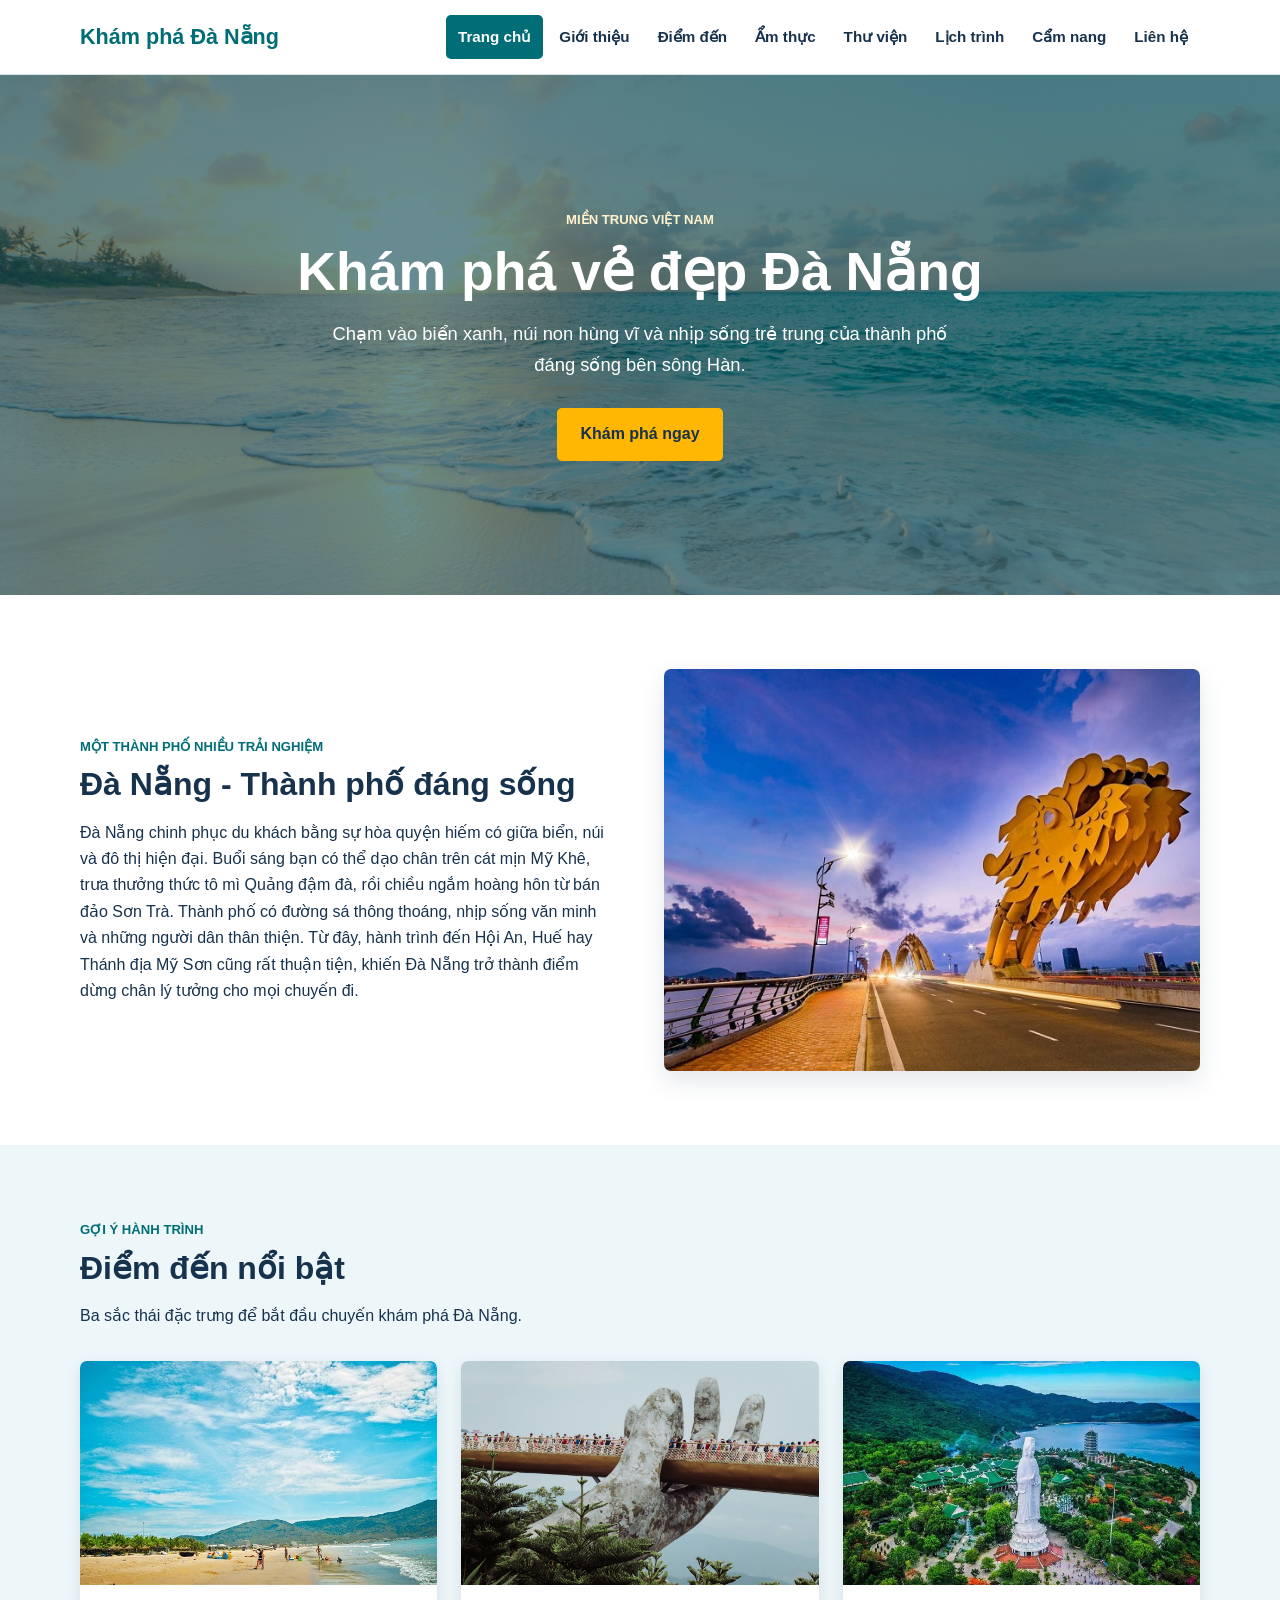
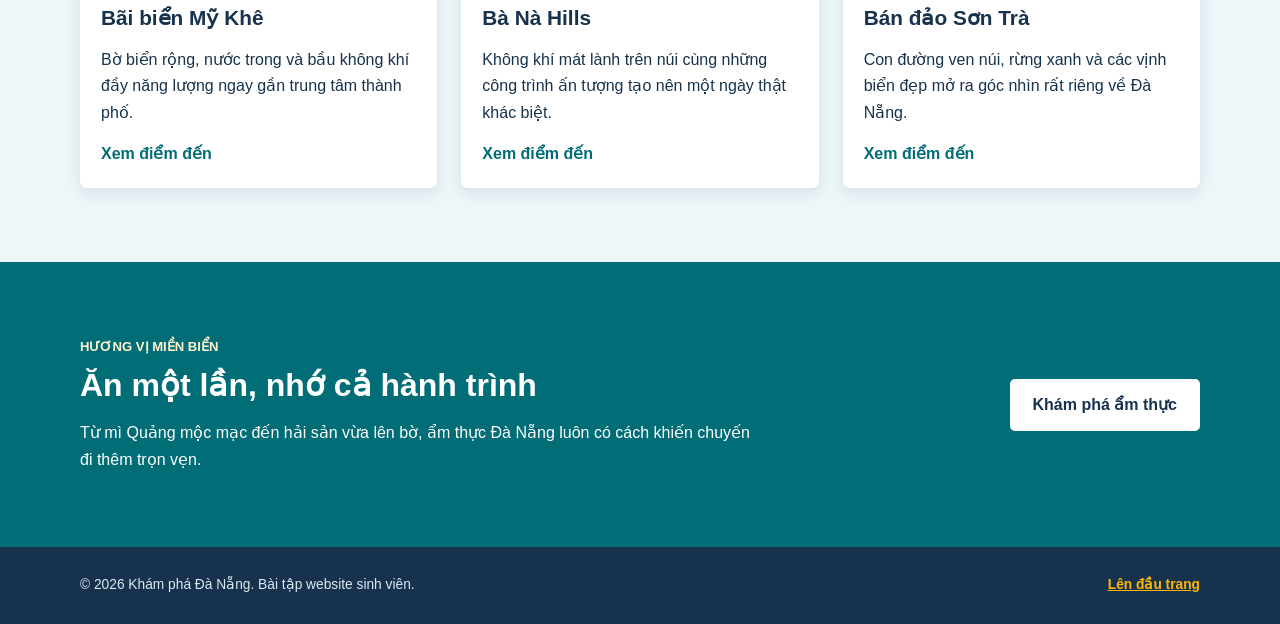
<file: index.html>
<!DOCTYPE html>
<html lang="vi">
<head>
    <meta charset="UTF-8">
    <meta name="viewport" content="width=device-width, initial-scale=1.0">
    <meta name="description" content="Cẩm nang khám phá các điểm đến và ẩm thực Đà Nẵng.">
    <title>Khám phá Đà Nẵng | Trang chủ</title>
    <link rel="stylesheet" href="css/style.css">
</head>
<body id="top">
    <!-- Phần đầu trang và menu dùng chung -->
    <header class="site-header">
        <div class="container header-inner">
            <a class="logo" href="index.html" aria-label="Về trang chủ Khám phá Đà Nẵng">Khám phá Đà Nẵng</a>
            <nav aria-label="Điều hướng chính">
                <ul class="main-nav">
                    <li><a class="active" href="index.html" aria-current="page">Trang chủ</a></li>
                    <li><a href="about.html">Giới thiệu</a></li>
                    <li><a href="destinations.html">Điểm đến</a></li>
                    <li><a href="food.html">Ẩm thực</a></li>
                    <li><a href="gallery.html">Thư viện</a></li>
                    <li><a href="itinerary.html">Lịch trình</a></li>
                    <li><a href="tips.html">Cẩm nang</a></li>
                    <li><a href="contact.html">Liên hệ</a></li>
                </ul>
            </nav>
        </div>
    </header>

    <main>
        <!-- Banner mở đầu -->
        <section class="hero">
            <div class="container hero-content">
                <p class="eyebrow">Miền Trung Việt Nam</p>
                <h1>Khám phá vẻ đẹp Đà Nẵng</h1>
                <p>Chạm vào biển xanh, núi non hùng vĩ và nhịp sống trẻ trung của thành phố đáng sống bên sông Hàn.</p>
                <a class="button" href="destinations.html">Khám phá ngay</a>
            </div>
        </section>

        <section class="section">
            <div class="container intro-grid">
                <div>
                    <p class="eyebrow">Một thành phố nhiều trải nghiệm</p>
                    <h2>Đà Nẵng - Thành phố đáng sống</h2>
                    <p>Đà Nẵng chinh phục du khách bằng sự hòa quyện hiếm có giữa biển, núi và đô thị hiện đại. Buổi sáng bạn có thể dạo chân trên cát mịn Mỹ Khê, trưa thưởng thức tô mì Quảng đậm đà, rồi chiều ngắm hoàng hôn từ bán đảo Sơn Trà. Thành phố có đường sá thông thoáng, nhịp sống văn minh và những người dân thân thiện. Từ đây, hành trình đến Hội An, Huế hay Thánh địa Mỹ Sơn cũng rất thuận tiện, khiến Đà Nẵng trở thành điểm dừng chân lý tưởng cho mọi chuyến đi.</p>
                </div>
                <img src="images/danang-city.jpg" alt="Toàn cảnh thành phố Đà Nẵng bên sông Hàn" loading="lazy">
            </div>
        </section>

        <section class="section section-tint">
            <div class="container">
                <div class="section-heading">
                    <p class="eyebrow">Gợi ý hành trình</p>
                    <h2>Điểm đến nổi bật</h2>
                    <p>Ba sắc thái đặc trưng để bắt đầu chuyến khám phá Đà Nẵng.</p>
                </div>
                <div class="card-grid">
                    <article class="card">
                        <img src="images/my-khe.jpg" alt="Bãi biển Mỹ Khê với cát vàng và nước biển xanh">
                        <div class="card-body">
                            <h3>Bãi biển Mỹ Khê</h3>
                            <p>Bờ biển rộng, nước trong và bầu không khí đầy năng lượng ngay gần trung tâm thành phố.</p>
                            <a class="text-link" href="destinations.html">Xem điểm đến</a>
                        </div>
                    </article>
                    <article class="card">
                        <img src="images/ba-na-hills.jpg" alt="Cầu Vàng tại khu du lịch Bà Nà Hills">
                        <div class="card-body">
                            <h3>Bà Nà Hills</h3>
                            <p>Không khí mát lành trên núi cùng những công trình ấn tượng tạo nên một ngày thật khác biệt.</p>
                            <a class="text-link" href="destinations.html">Xem điểm đến</a>
                        </div>
                    </article>
                    <article class="card">
                        <img src="images/son-tra.jpg" alt="Cảnh biển nhìn từ bán đảo Sơn Trà Đà Nẵng">
                        <div class="card-body">
                            <h3>Bán đảo Sơn Trà</h3>
                            <p>Con đường ven núi, rừng xanh và các vịnh biển đẹp mở ra góc nhìn rất riêng về Đà Nẵng.</p>
                            <a class="text-link" href="destinations.html">Xem điểm đến</a>
                        </div>
                    </article>
                </div>
            </div>
        </section>

        <section class="section food-invite">
            <div class="container invite-inner">
                <div>
                    <p class="eyebrow">Hương vị miền biển</p>
                    <h2>Ăn một lần, nhớ cả hành trình</h2>
                    <p>Từ mì Quảng mộc mạc đến hải sản vừa lên bờ, ẩm thực Đà Nẵng luôn có cách khiến chuyến đi thêm trọn vẹn.</p>
                </div>
                <a class="button button-light" href="food.html">Khám phá ẩm thực</a>
            </div>
        </section>
    </main>

    <footer class="site-footer">
        <div class="container footer-inner">
            <p>&copy; 2026 Khám phá Đà Nẵng. Bài tập website sinh viên.</p>
            <a href="#top">Lên đầu trang</a>
        </div>
    </footer>
</body>
</html>
</file>
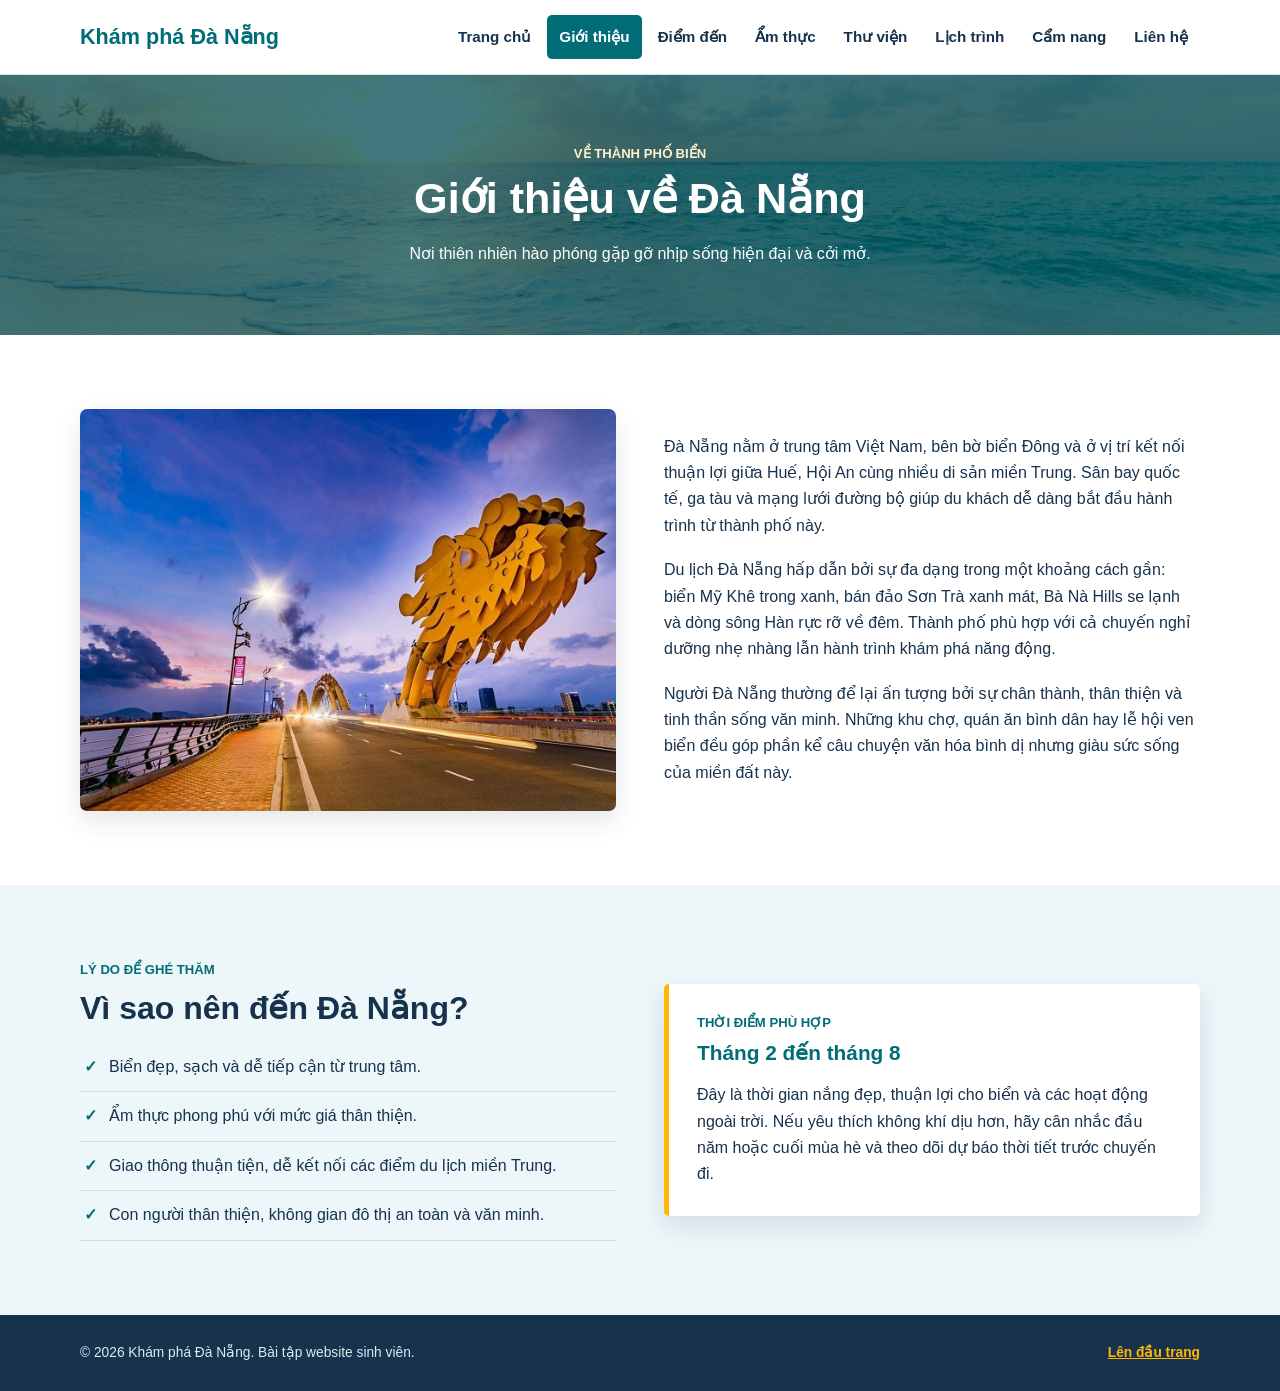
<file: about.html>
<!DOCTYPE html>
<html lang="vi">
<head>
    <meta charset="UTF-8">
    <meta name="viewport" content="width=device-width, initial-scale=1.0">
    <meta name="description" content="Giới thiệu về vị trí, văn hóa và du lịch Đà Nẵng.">
    <title>Giới thiệu về Đà Nẵng</title>
    <link rel="stylesheet" href="css/style.css">
</head>
<body id="top">
    <header class="site-header">
        <div class="container header-inner">
            <a class="logo" href="index.html" aria-label="Về trang chủ Khám phá Đà Nẵng">Khám phá Đà Nẵng</a>
            <nav aria-label="Điều hướng chính"><ul class="main-nav">
                <li><a href="index.html">Trang chủ</a></li><li><a class="active" href="about.html" aria-current="page">Giới thiệu</a></li><li><a href="destinations.html">Điểm đến</a></li><li><a href="food.html">Ẩm thực</a></li><li><a href="gallery.html">Thư viện</a></li><li><a href="itinerary.html">Lịch trình</a></li><li><a href="tips.html">Cẩm nang</a></li><li><a href="contact.html">Liên hệ</a>
                </li>
            </ul></nav>
        </div>
    </header>
    <main>
        <section class="page-title"><div class="container"><p class="eyebrow">Về thành phố biển</p><h1>Giới thiệu về Đà Nẵng</h1><p>Nơi thiên nhiên hào phóng gặp gỡ nhịp sống hiện đại và cởi mở.</p></div></section>
        <section class="section"><div class="container article-layout">
            <img class="feature-image" src="images/danang-city.jpg" alt="Toàn cảnh thành phố Đà Nẵng bên sông Hàn">
            <div class="article-content">
                <p>Đà Nẵng nằm ở trung tâm Việt Nam, bên bờ biển Đông và ở vị trí kết nối thuận lợi giữa Huế, Hội An cùng nhiều di sản miền Trung. Sân bay quốc tế, ga tàu và mạng lưới đường bộ giúp du khách dễ dàng bắt đầu hành trình từ thành phố này.</p>
                <p>Du lịch Đà Nẵng hấp dẫn bởi sự đa dạng trong một khoảng cách gần: biển Mỹ Khê trong xanh, bán đảo Sơn Trà xanh mát, Bà Nà Hills se lạnh và dòng sông Hàn rực rỡ về đêm. Thành phố phù hợp với cả chuyến nghỉ dưỡng nhẹ nhàng lẫn hành trình khám phá năng động.</p>
                <p>Người Đà Nẵng thường để lại ấn tượng bởi sự chân thành, thân thiện và tinh thần sống văn minh. Những khu chợ, quán ăn bình dân hay lễ hội ven biển đều góp phần kể câu chuyện văn hóa bình dị nhưng giàu sức sống của miền đất này.</p>
            </div>
        </div></section>
        <section class="section section-tint"><div class="container two-column">
            <div><p class="eyebrow">Lý do để ghé thăm</p><h2>Vì sao nên đến Đà Nẵng?</h2><ul class="check-list"><li>Biển đẹp, sạch và dễ tiếp cận từ trung tâm.</li><li>Ẩm thực phong phú với mức giá thân thiện.</li><li>Giao thông thuận tiện, dễ kết nối các điểm du lịch miền Trung.</li><li>Con người thân thiện, không gian đô thị an toàn và văn minh.</li></ul></div>
            <aside class="highlight-box"><p class="eyebrow">Thời điểm phù hợp</p><h3>Tháng 2 đến tháng 8</h3><p>Đây là thời gian nắng đẹp, thuận lợi cho biển và các hoạt động ngoài trời. Nếu yêu thích không khí dịu hơn, hãy cân nhắc đầu năm hoặc cuối mùa hè và theo dõi dự báo thời tiết trước chuyến đi.</p></aside>
        </div></section>
    </main>
    <footer class="site-footer"><div class="container footer-inner"><p>&copy; 2026 Khám phá Đà Nẵng. Bài tập website sinh viên.</p><a href="#top">Lên đầu trang</a></div></footer>
</body>
</html>
</file>
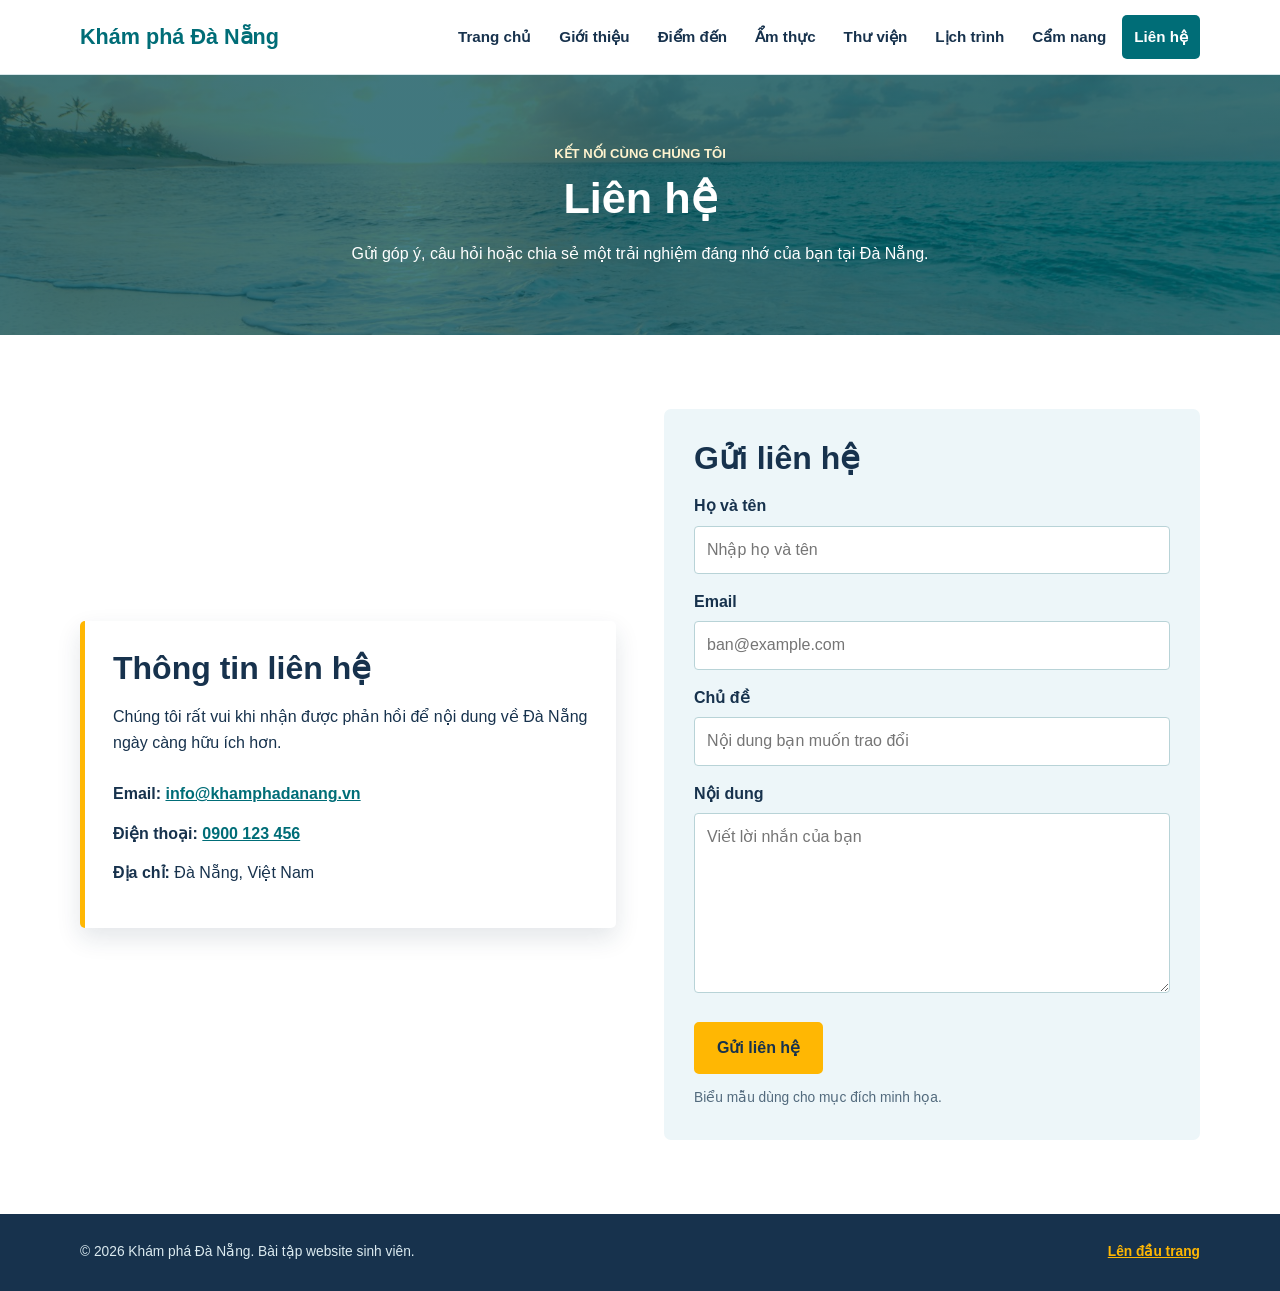
<file: contact.html>
<!DOCTYPE html>
<html lang="vi">
<head><meta charset="UTF-8"><meta name="viewport" content="width=device-width, initial-scale=1.0"><meta name="description" content="Thông tin liên hệ của website Khám phá Đà Nẵng."><title>Liên hệ | Khám phá Đà Nẵng</title><link rel="stylesheet" href="css/style.css"></head>
<body id="top">
    <header class="site-header"><div class="container header-inner"><a class="logo" href="index.html" aria-label="Về trang chủ Khám phá Đà Nẵng">Khám phá Đà Nẵng</a><nav aria-label="Điều hướng chính"><ul class="main-nav"><li><a href="index.html">Trang chủ</a></li><li><a href="about.html">Giới thiệu</a></li><li><a href="destinations.html">Điểm đến</a></li><li><a href="food.html">Ẩm thực</a></li><li><a href="gallery.html">Thư viện</a></li><li><a href="itinerary.html">Lịch trình</a></li><li><a href="tips.html">Cẩm nang</a></li><li><a class="active" href="contact.html" aria-current="page">Liên hệ</a></li></ul></nav></div></header>
    <main>
        <section class="page-title"><div class="container"><p class="eyebrow">Kết nối cùng chúng tôi</p><h1>Liên hệ</h1><p>Gửi góp ý, câu hỏi hoặc chia sẻ một trải nghiệm đáng nhớ của bạn tại Đà Nẵng.</p></div></section>
        <section class="section"><div class="container contact-grid">
            <div class="contact-info"><h2>Thông tin liên hệ</h2><p>Chúng tôi rất vui khi nhận được phản hồi để nội dung về Đà Nẵng ngày càng hữu ích hơn.</p><address><p><strong>Email:</strong> <a href="mailto:info@khamphadanang.vn">info@khamphadanang.vn</a></p><p><strong>Điện thoại:</strong> <a href="tel:0900123456">0900 123 456</a></p><p><strong>Địa chỉ:</strong> Đà Nẵng, Việt Nam</p></address></div>
            <!-- Biểu mẫu minh họa, không gửi dữ liệu đến máy chủ -->
            <form class="contact-form" action="#" method="post"><h2>Gửi liên hệ</h2><label for="name">Họ và tên</label><input id="name" name="name" type="text" placeholder="Nhập họ và tên" required><label for="email">Email</label><input id="email" name="email" type="email" placeholder="ban@example.com" required><label for="subject">Chủ đề</label><input id="subject" name="subject" type="text" placeholder="Nội dung bạn muốn trao đổi" required><label for="message">Nội dung</label><textarea id="message" name="message" rows="6" placeholder="Viết lời nhắn của bạn" required></textarea><button class="button" type="submit">Gửi liên hệ</button><p class="form-note">Biểu mẫu dùng cho mục đích minh họa.</p></form>
        </div></section>
    </main>
    <footer class="site-footer"><div class="container footer-inner"><p>&copy; 2026 Khám phá Đà Nẵng. Bài tập website sinh viên.</p><a href="#top">Lên đầu trang</a></div></footer>
</body>
</html>
</file>
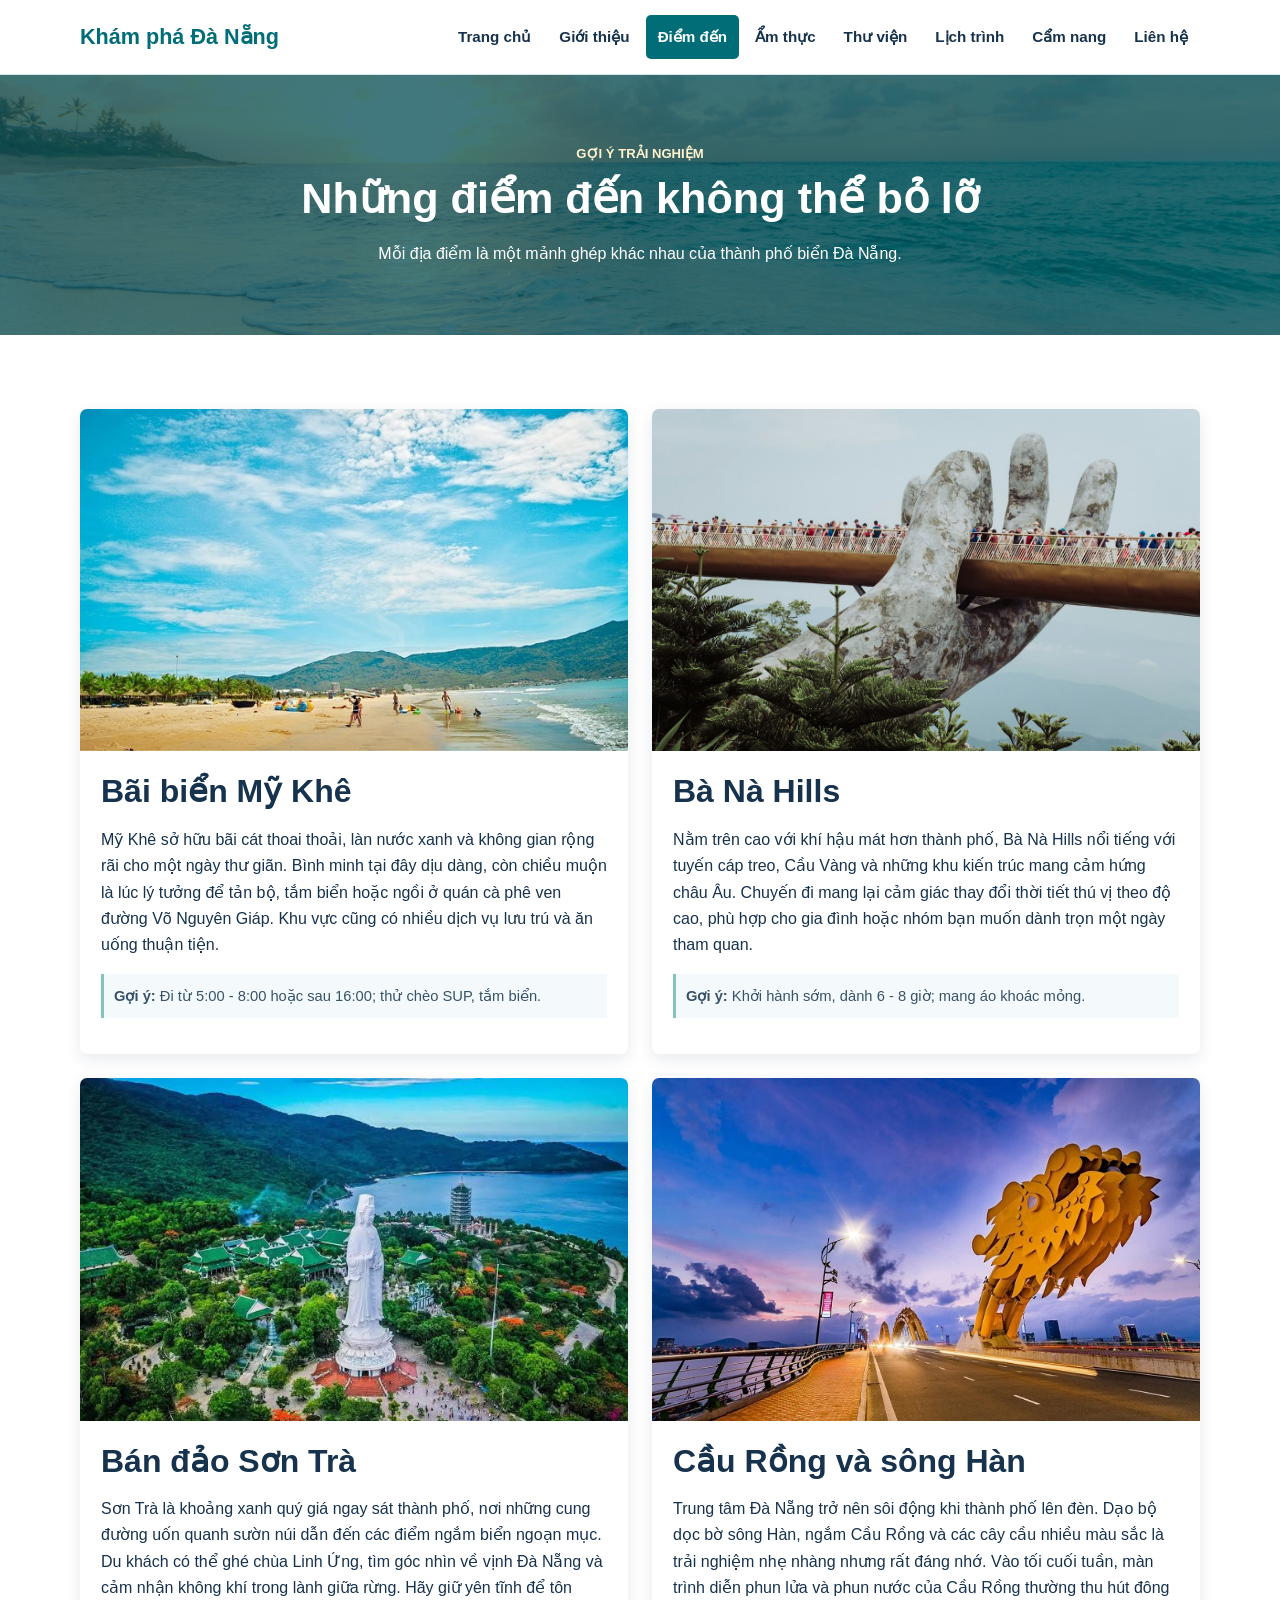
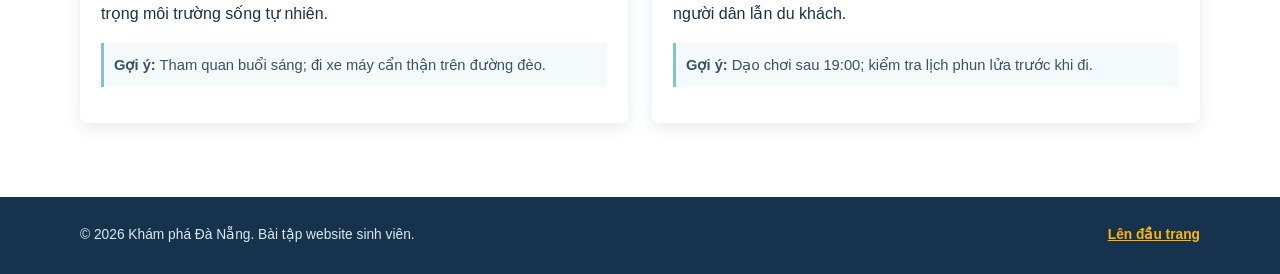
<file: destinations.html>
<!DOCTYPE html>
<html lang="vi">
<head><meta charset="UTF-8"><meta name="viewport" content="width=device-width, initial-scale=1.0"><meta name="description" content="Các điểm đến nổi bật tại Đà Nẵng."><title>Điểm đến Đà Nẵng</title><link rel="stylesheet" href="css/style.css"></head>
<body id="top">
    <header class="site-header"><div class="container header-inner"><a class="logo" href="index.html" aria-label="Về trang chủ Khám phá Đà Nẵng">Khám phá Đà Nẵng</a><nav aria-label="Điều hướng chính"><ul class="main-nav"><li><a href="index.html">Trang chủ</a></li><li><a href="about.html">Giới thiệu</a></li><li><a class="active" href="destinations.html" aria-current="page">Điểm đến</a></li><li><a href="food.html">Ẩm thực</a></li><li><a href="gallery.html">Thư viện</a></li><li><a href="itinerary.html">Lịch trình</a></li><li><a href="tips.html">Cẩm nang</a></li><li><a href="contact.html">Liên hệ</a></li></ul></nav></div></header>
    <main>
        <section class="page-title"><div class="container"><p class="eyebrow">Gợi ý trải nghiệm</p><h1>Những điểm đến không thể bỏ lỡ</h1><p>Mỗi địa điểm là một mảnh ghép khác nhau của thành phố biển Đà Nẵng.</p></div></section>
        <section class="section"><div class="container"><div class="card-grid destination-grid">
            <article class="card destination-card"><img src="images/my-khe.jpg" alt="Bãi biển Mỹ Khê với bờ cát dài"><div class="card-body"><h2>Bãi biển Mỹ Khê</h2><p>Mỹ Khê sở hữu bãi cát thoai thoải, làn nước xanh và không gian rộng rãi cho một ngày thư giãn. Bình minh tại đây dịu dàng, còn chiều muộn là lúc lý tưởng để tản bộ, tắm biển hoặc ngồi ở quán cà phê ven đường Võ Nguyên Giáp. Khu vực cũng có nhiều dịch vụ lưu trú và ăn uống thuận tiện.</p><p class="tip"><strong>Gợi ý:</strong> Đi từ 5:00 - 8:00 hoặc sau 16:00; thử chèo SUP, tắm biển.</p></div></article>
            <article class="card destination-card"><img src="images/ba-na-hills.jpg" alt="Cầu Vàng trên Bà Nà Hills"><div class="card-body"><h2>Bà Nà Hills</h2><p>Nằm trên cao với khí hậu mát hơn thành phố, Bà Nà Hills nổi tiếng với tuyến cáp treo, Cầu Vàng và những khu kiến trúc mang cảm hứng châu Âu. Chuyến đi mang lại cảm giác thay đổi thời tiết thú vị theo độ cao, phù hợp cho gia đình hoặc nhóm bạn muốn dành trọn một ngày tham quan.</p><p class="tip"><strong>Gợi ý:</strong> Khởi hành sớm, dành 6 - 8 giờ; mang áo khoác mỏng.</p></div></article>
            <article class="card destination-card"><img src="images/son-tra.jpg" alt="Đường ven biển và rừng xanh bán đảo Sơn Trà"><div class="card-body"><h2>Bán đảo Sơn Trà</h2><p>Sơn Trà là khoảng xanh quý giá ngay sát thành phố, nơi những cung đường uốn quanh sườn núi dẫn đến các điểm ngắm biển ngoạn mục. Du khách có thể ghé chùa Linh Ứng, tìm góc nhìn về vịnh Đà Nẵng và cảm nhận không khí trong lành giữa rừng. Hãy giữ yên tĩnh để tôn trọng môi trường sống tự nhiên.</p><p class="tip"><strong>Gợi ý:</strong> Tham quan buổi sáng; đi xe máy cẩn thận trên đường đèo.</p></div></article>
            <article class="card destination-card"><img src="images/danang-city.jpg" alt="Cầu Rồng và thành phố Đà Nẵng về đêm"><div class="card-body"><h2>Cầu Rồng và sông Hàn</h2><p>Trung tâm Đà Nẵng trở nên sôi động khi thành phố lên đèn. Dạo bộ dọc bờ sông Hàn, ngắm Cầu Rồng và các cây cầu nhiều màu sắc là trải nghiệm nhẹ nhàng nhưng rất đáng nhớ. Vào tối cuối tuần, màn trình diễn phun lửa và phun nước của Cầu Rồng thường thu hút đông người dân lẫn du khách.</p><p class="tip"><strong>Gợi ý:</strong> Dạo chơi sau 19:00; kiểm tra lịch phun lửa trước khi đi.</p></div></article>
        </div></div></section>
    </main>
    <footer class="site-footer"><div class="container footer-inner"><p>&copy; 2026 Khám phá Đà Nẵng. Bài tập website sinh viên.</p><a href="#top">Lên đầu trang</a></div></footer>
</body>
</html>
</file>
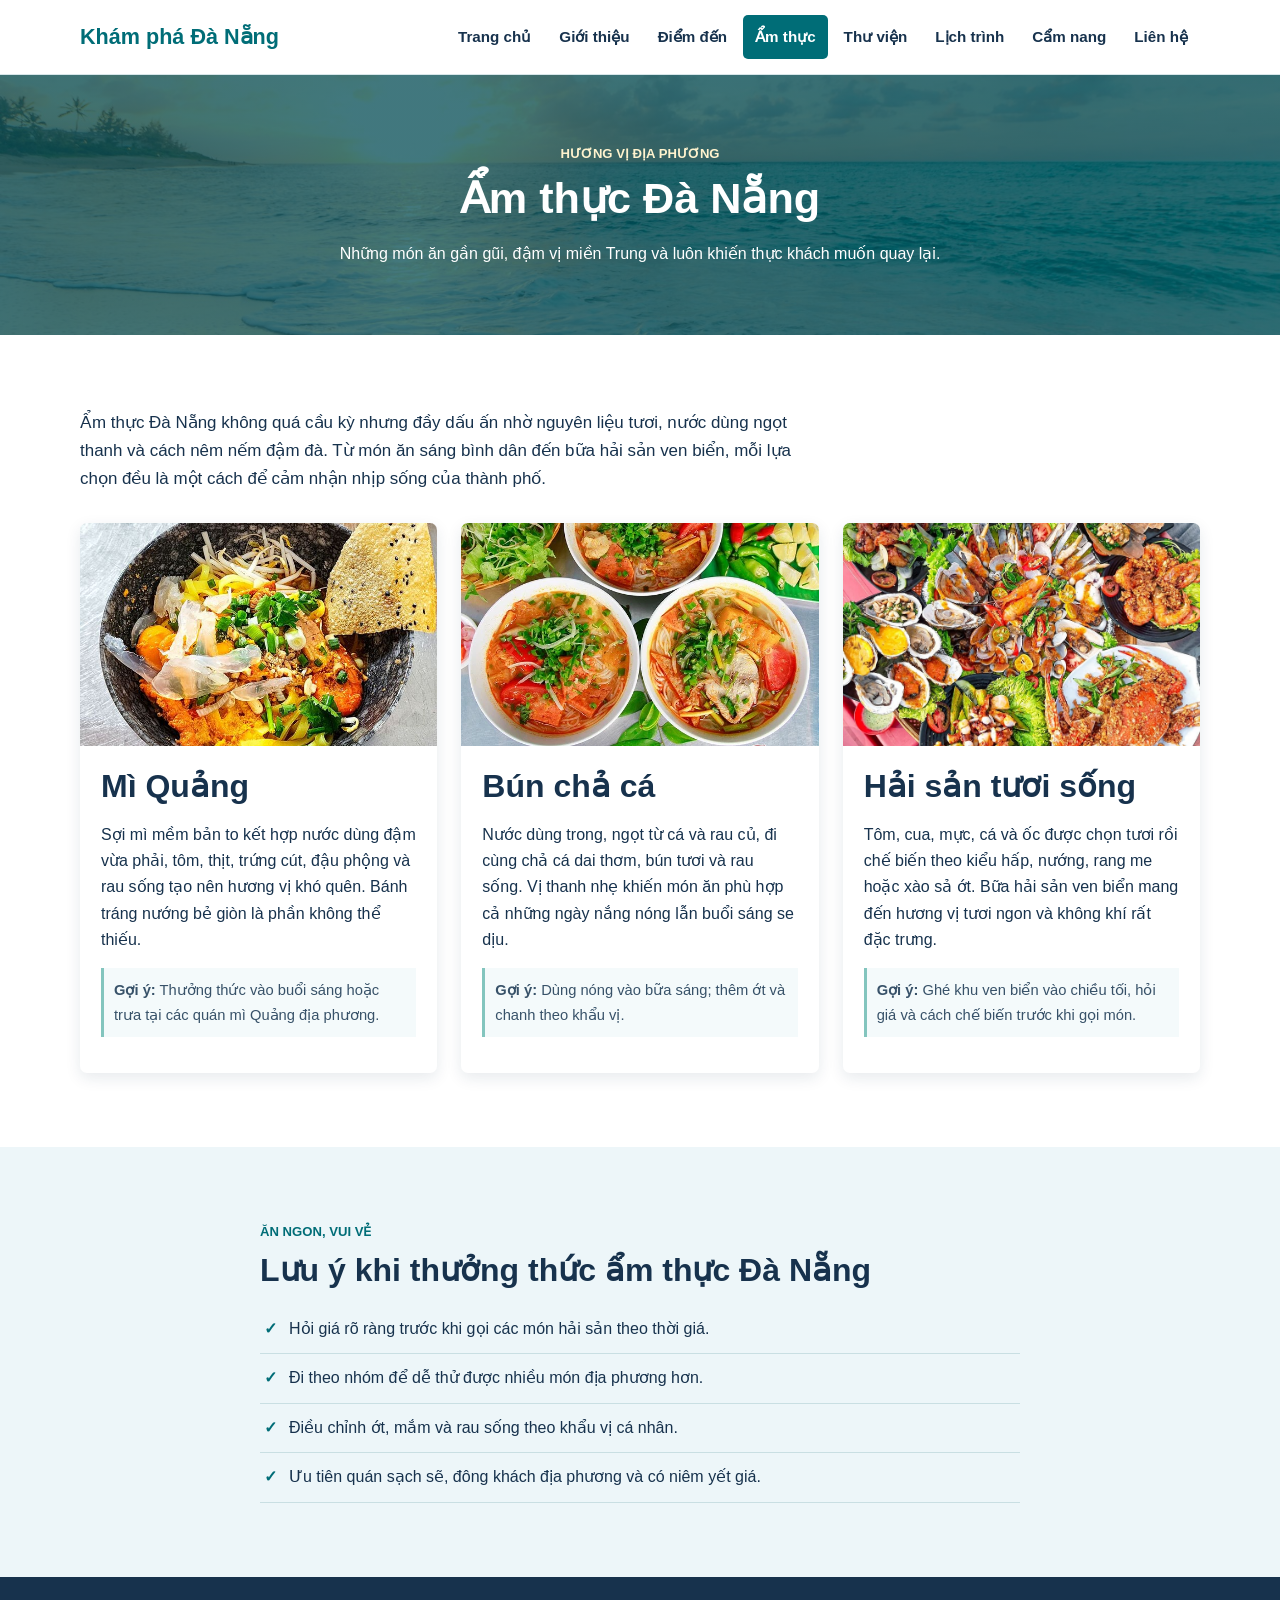
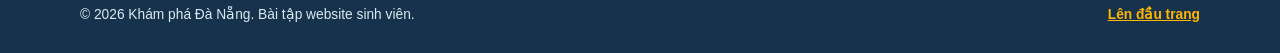
<file: food.html>
<!DOCTYPE html>
<html lang="vi">
<head><meta charset="UTF-8"><meta name="viewport" content="width=device-width, initial-scale=1.0"><meta name="description" content="Khám phá ẩm thực đặc sắc của Đà Nẵng."><title>Ẩm thực Đà Nẵng</title><link rel="stylesheet" href="css/style.css"></head>
<body id="top">
    <header class="site-header"><div class="container header-inner"><a class="logo" href="index.html" aria-label="Về trang chủ Khám phá Đà Nẵng">Khám phá Đà Nẵng</a><nav aria-label="Điều hướng chính"><ul class="main-nav"><li><a href="index.html">Trang chủ</a></li><li><a href="about.html">Giới thiệu</a></li><li><a href="destinations.html">Điểm đến</a></li><li><a class="active" href="food.html" aria-current="page">Ẩm thực</a></li><li><a href="gallery.html">Thư viện</a></li><li><a href="itinerary.html">Lịch trình</a></li><li><a href="tips.html">Cẩm nang</a></li><li><a href="contact.html">Liên hệ</a></li></ul></nav></div></header>
    <main>
        <section class="page-title"><div class="container"><p class="eyebrow">Hương vị địa phương</p><h1>Ẩm thực Đà Nẵng</h1><p>Những món ăn gần gũi, đậm vị miền Trung và luôn khiến thực khách muốn quay lại.</p></div></section>
        <section class="section"><div class="container"><p class="lead">Ẩm thực Đà Nẵng không quá cầu kỳ nhưng đầy dấu ấn nhờ nguyên liệu tươi, nước dùng ngọt thanh và cách nêm nếm đậm đà. Từ món ăn sáng bình dân đến bữa hải sản ven biển, mỗi lựa chọn đều là một cách để cảm nhận nhịp sống của thành phố.</p><div class="card-grid food-grid">
            <article class="card"><img src="images/mi-quang.jpg" alt="Tô mì Quảng Đà Nẵng với tôm, thịt và rau sống"><div class="card-body"><h2>Mì Quảng</h2><p>Sợi mì mềm bản to kết hợp nước dùng đậm vừa phải, tôm, thịt, trứng cút, đậu phộng và rau sống tạo nên hương vị khó quên. Bánh tráng nướng bẻ giòn là phần không thể thiếu.</p><p class="tip"><strong>Gợi ý:</strong> Thưởng thức vào buổi sáng hoặc trưa tại các quán mì Quảng địa phương.</p></div></article>
            <article class="card"><img src="images/bun-cha-ca.jpg" alt="Tô bún chả cá Đà Nẵng nóng hổi"><div class="card-body"><h2>Bún chả cá</h2><p>Nước dùng trong, ngọt từ cá và rau củ, đi cùng chả cá dai thơm, bún tươi và rau sống. Vị thanh nhẹ khiến món ăn phù hợp cả những ngày nắng nóng lẫn buổi sáng se dịu.</p><p class="tip"><strong>Gợi ý:</strong> Dùng nóng vào bữa sáng; thêm ớt và chanh theo khẩu vị.</p></div></article>
            <article class="card"><img src="images/seafood.jpg" alt="Hải sản tươi sống được chế biến tại Đà Nẵng"><div class="card-body"><h2>Hải sản tươi sống</h2><p>Tôm, cua, mực, cá và ốc được chọn tươi rồi chế biến theo kiểu hấp, nướng, rang me hoặc xào sả ớt. Bữa hải sản ven biển mang đến hương vị tươi ngon và không khí rất đặc trưng.</p><p class="tip"><strong>Gợi ý:</strong> Ghé khu ven biển vào chiều tối, hỏi giá và cách chế biến trước khi gọi món.</p></div></article>
        </div></div></section>
        <section class="section section-tint"><div class="container narrow"><p class="eyebrow">Ăn ngon, vui vẻ</p><h2>Lưu ý khi thưởng thức ẩm thực Đà Nẵng</h2><ul class="check-list"><li>Hỏi giá rõ ràng trước khi gọi các món hải sản theo thời giá.</li><li>Đi theo nhóm để dễ thử được nhiều món địa phương hơn.</li><li>Điều chỉnh ớt, mắm và rau sống theo khẩu vị cá nhân.</li><li>Ưu tiên quán sạch sẽ, đông khách địa phương và có niêm yết giá.</li></ul></div></section>
    </main>
    <footer class="site-footer"><div class="container footer-inner"><p>&copy; 2026 Khám phá Đà Nẵng. Bài tập website sinh viên.</p><a href="#top">Lên đầu trang</a></div></footer>
</body>
</html>
</file>
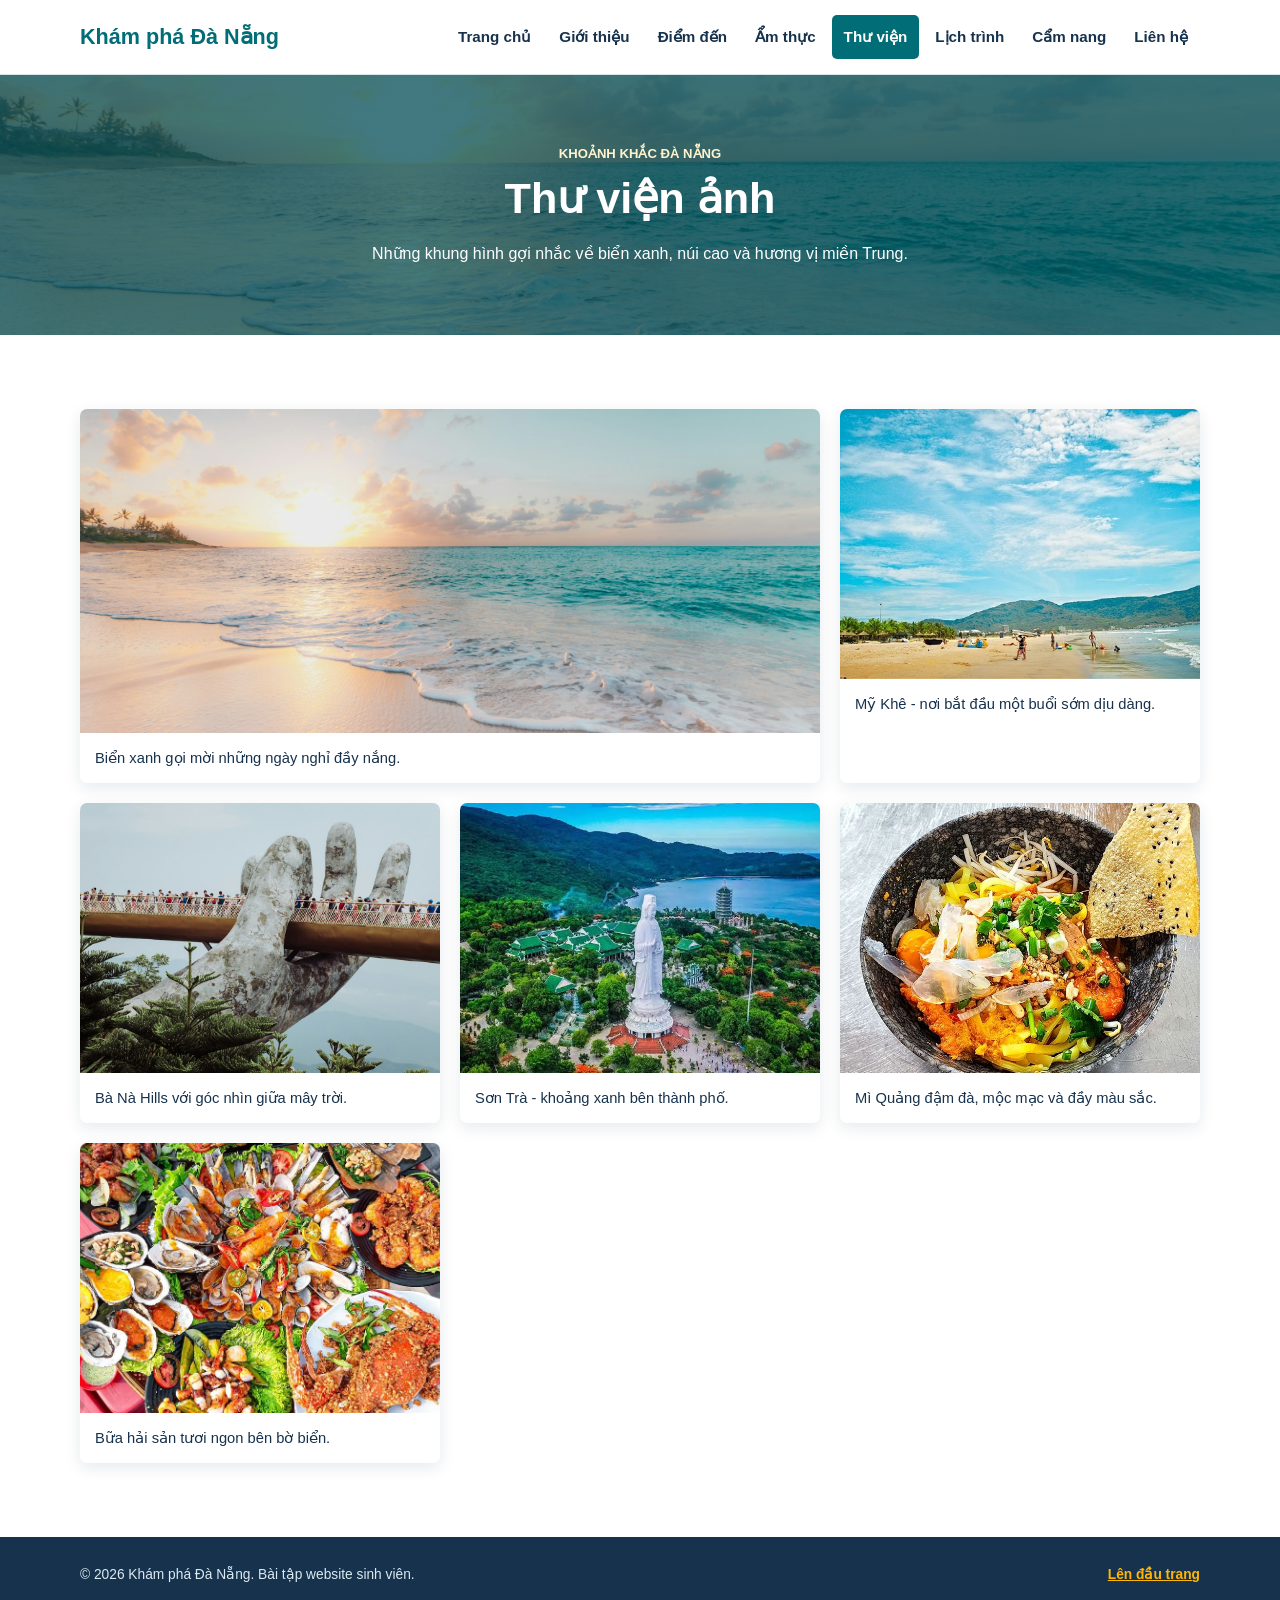
<file: gallery.html>
<!DOCTYPE html>
<html lang="vi">
<head>
    <meta charset="UTF-8">
    <meta name="viewport" content="width=device-width, initial-scale=1.0">
    <meta name="description" content="Thư viện ảnh gợi cảm hứng cho chuyến du lịch Đà Nẵng.">
    <title>Thư viện ảnh | Khám phá Đà Nẵng</title>
    <link rel="stylesheet" href="css/style.css">
</head>
<body id="top">
    <header class="site-header"><div class="container header-inner"><a class="logo" href="index.html">Khám phá Đà Nẵng</a><nav aria-label="Điều hướng chính"><ul class="main-nav"><li><a href="index.html">Trang chủ</a></li><li><a href="about.html">Giới thiệu</a></li><li><a href="destinations.html">Điểm đến</a></li><li><a href="food.html">Ẩm thực</a></li><li><a class="active" href="gallery.html" aria-current="page">Thư viện</a></li><li><a href="itinerary.html">Lịch trình</a></li><li><a href="tips.html">Cẩm nang</a></li><li><a href="contact.html">Liên hệ</a></li></ul></nav></div></header>
    <main>
        <section class="page-title"><div class="container"><p class="eyebrow">Khoảnh khắc Đà Nẵng</p><h1>Thư viện ảnh</h1><p>Những khung hình gợi nhắc về biển xanh, núi cao và hương vị miền Trung.</p></div></section>
        <section class="section"><div class="container"><div class="gallery-grid">
            <figure class="gallery-item gallery-wide"><img src="images/banner.jpg" alt="Khung cảnh biển xanh dùng làm banner du lịch Đà Nẵng"><figcaption>Biển xanh gọi mời những ngày nghỉ đầy nắng.</figcaption></figure>
            <figure class="gallery-item"><img src="images/my-khe.jpg" alt="Bãi biển Mỹ Khê Đà Nẵng"><figcaption>Mỹ Khê - nơi bắt đầu một buổi sớm dịu dàng.</figcaption></figure>
            <figure class="gallery-item"><img src="images/ba-na-hills.jpg" alt="Cầu Vàng tại Bà Nà Hills"><figcaption>Bà Nà Hills với góc nhìn giữa mây trời.</figcaption></figure>
            <figure class="gallery-item"><img src="images/son-tra.jpg" alt="Cảnh thiên nhiên tại bán đảo Sơn Trà"><figcaption>Sơn Trà - khoảng xanh bên thành phố.</figcaption></figure>
            <figure class="gallery-item"><img src="images/mi-quang.jpg" alt="Mì Quảng đặc sản Đà Nẵng"><figcaption>Mì Quảng đậm đà, mộc mạc và đầy màu sắc.</figcaption></figure>
            <figure class="gallery-item"><img src="images/seafood.jpg" alt="Món hải sản tươi sống"><figcaption>Bữa hải sản tươi ngon bên bờ biển.</figcaption></figure>
        </div></div></section>
    </main>
    <footer class="site-footer"><div class="container footer-inner"><p>&copy; 2026 Khám phá Đà Nẵng. Bài tập website sinh viên.</p><a href="#top">Lên đầu trang</a></div></footer>
</body>
</html>
</file>
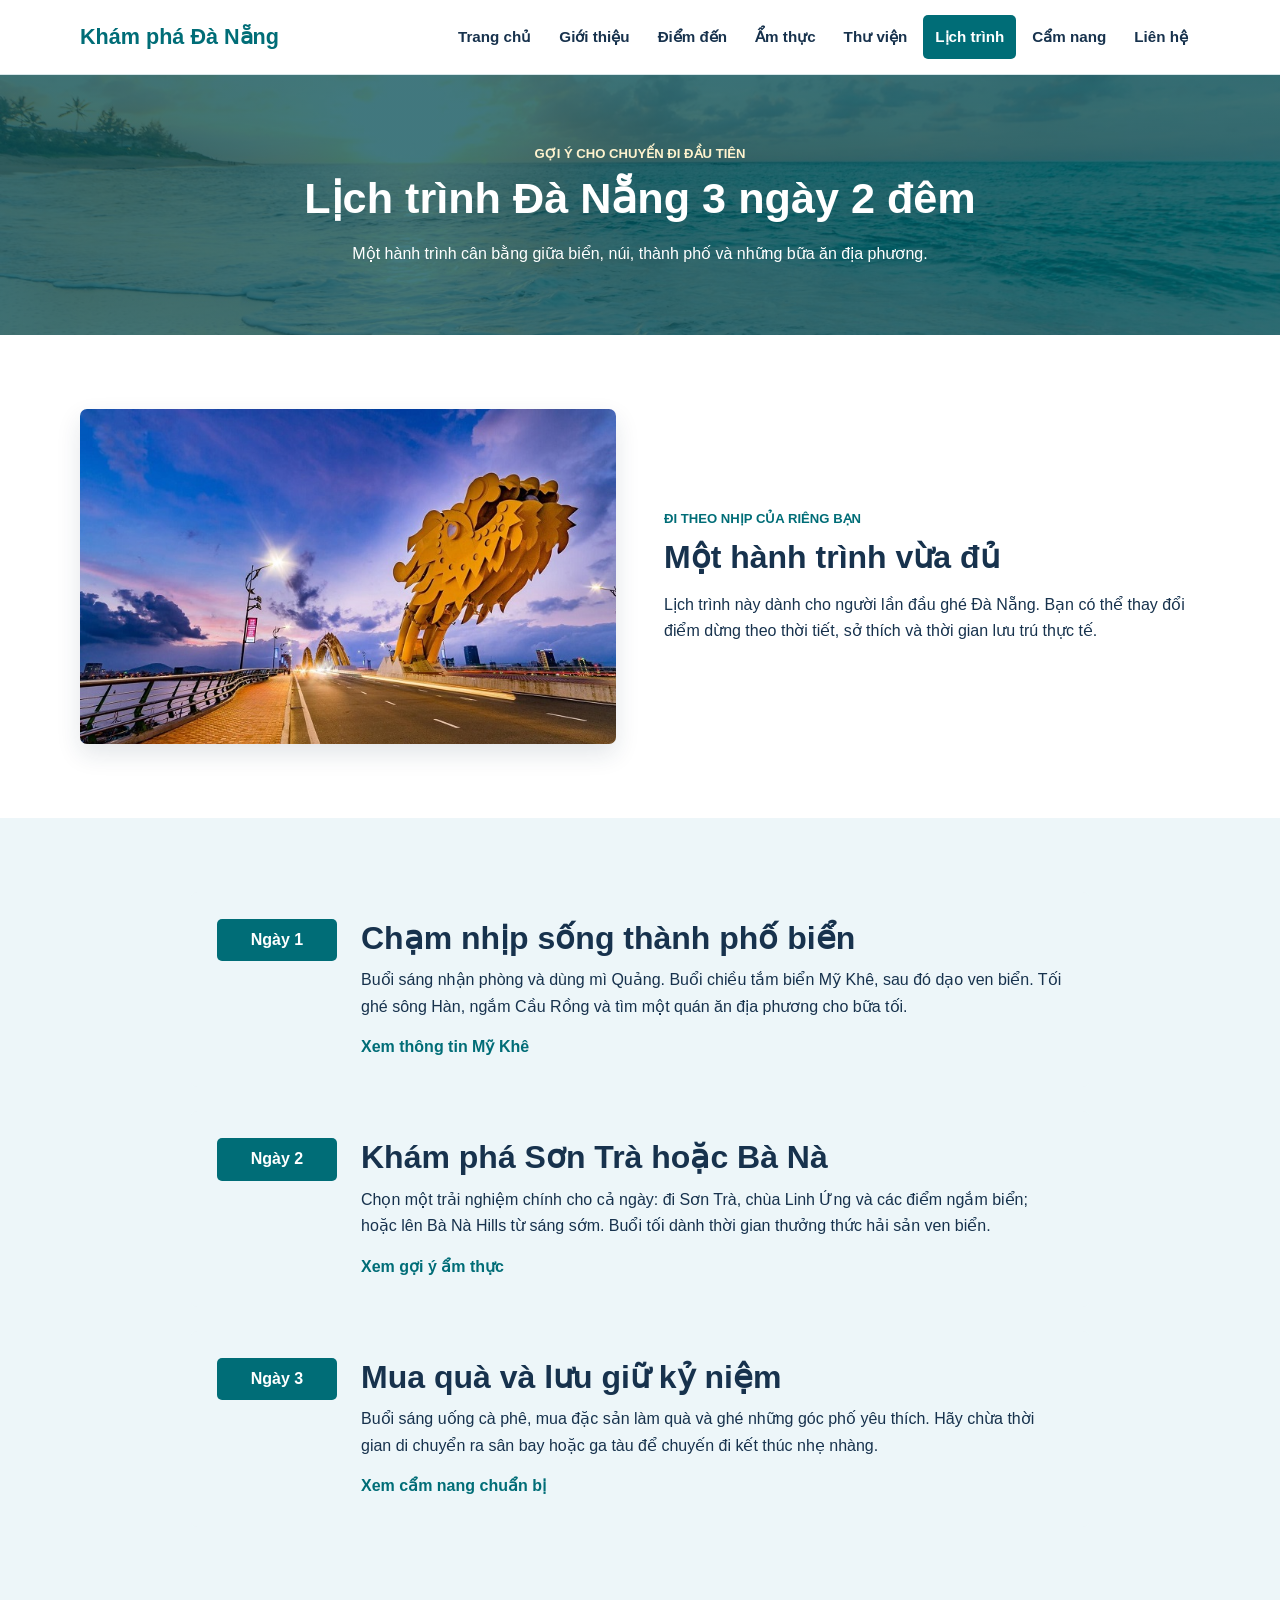
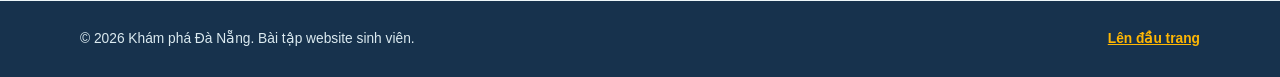
<file: itinerary.html>
<!DOCTYPE html>
<html lang="vi">
<head>
    <meta charset="UTF-8">
    <meta name="viewport" content="width=device-width, initial-scale=1.0">
    <meta name="description" content="Gợi ý lịch trình khám phá Đà Nẵng trong ba ngày hai đêm.">
    <title>Lịch trình 3 ngày 2 đêm | Khám phá Đà Nẵng</title>
    <link rel="stylesheet" href="css/style.css">
</head>
<body id="top">
    <header class="site-header"><div class="container header-inner"><a class="logo" href="index.html">Khám phá Đà Nẵng</a><nav aria-label="Điều hướng chính"><ul class="main-nav"><li><a href="index.html">Trang chủ</a></li><li><a href="about.html">Giới thiệu</a></li><li><a href="destinations.html">Điểm đến</a></li><li><a href="food.html">Ẩm thực</a></li><li><a href="gallery.html">Thư viện</a></li><li><a class="active" href="itinerary.html" aria-current="page">Lịch trình</a></li><li><a href="tips.html">Cẩm nang</a></li><li><a href="contact.html">Liên hệ</a></li></ul></nav></div></header>
    <main>
        <section class="page-title"><div class="container"><p class="eyebrow">Gợi ý cho chuyến đi đầu tiên</p><h1>Lịch trình Đà Nẵng 3 ngày 2 đêm</h1><p>Một hành trình cân bằng giữa biển, núi, thành phố và những bữa ăn địa phương.</p></div></section>
        <section class="section"><div class="container itinerary-intro">
            <img src="images/danang-city.jpg" alt="Khung cảnh thành phố Đà Nẵng gợi ý cho hành trình khám phá">
            <div><p class="eyebrow">Đi theo nhịp của riêng bạn</p><h2>Một hành trình vừa đủ</h2><p>Lịch trình này dành cho người lần đầu ghé Đà Nẵng. Bạn có thể thay đổi điểm dừng theo thời tiết, sở thích và thời gian lưu trú thực tế.</p></div>
        </div></section>
        <section class="section section-tint"><div class="container timeline">
            <article class="timeline-item"><span class="day-label">Ngày 1</span><div><h2>Chạm nhịp sống thành phố biển</h2><p>Buổi sáng nhận phòng và dùng mì Quảng. Buổi chiều tắm biển Mỹ Khê, sau đó dạo ven biển. Tối ghé sông Hàn, ngắm Cầu Rồng và tìm một quán ăn địa phương cho bữa tối.</p><a class="text-link" href="destinations.html">Xem thông tin Mỹ Khê</a></div></article>
            <article class="timeline-item"><span class="day-label">Ngày 2</span><div><h2>Khám phá Sơn Trà hoặc Bà Nà</h2><p>Chọn một trải nghiệm chính cho cả ngày: đi Sơn Trà, chùa Linh Ứng và các điểm ngắm biển; hoặc lên Bà Nà Hills từ sáng sớm. Buổi tối dành thời gian thưởng thức hải sản ven biển.</p><a class="text-link" href="food.html">Xem gợi ý ẩm thực</a></div></article>
            <article class="timeline-item"><span class="day-label">Ngày 3</span><div><h2>Mua quà và lưu giữ kỷ niệm</h2><p>Buổi sáng uống cà phê, mua đặc sản làm quà và ghé những góc phố yêu thích. Hãy chừa thời gian di chuyển ra sân bay hoặc ga tàu để chuyến đi kết thúc nhẹ nhàng.</p><a class="text-link" href="tips.html">Xem cẩm nang chuẩn bị</a></div></article>
        </div></section>
    </main>
    <footer class="site-footer"><div class="container footer-inner"><p>&copy; 2026 Khám phá Đà Nẵng. Bài tập website sinh viên.</p><a href="#top">Lên đầu trang</a></div></footer>
</body>
</html>
</file>
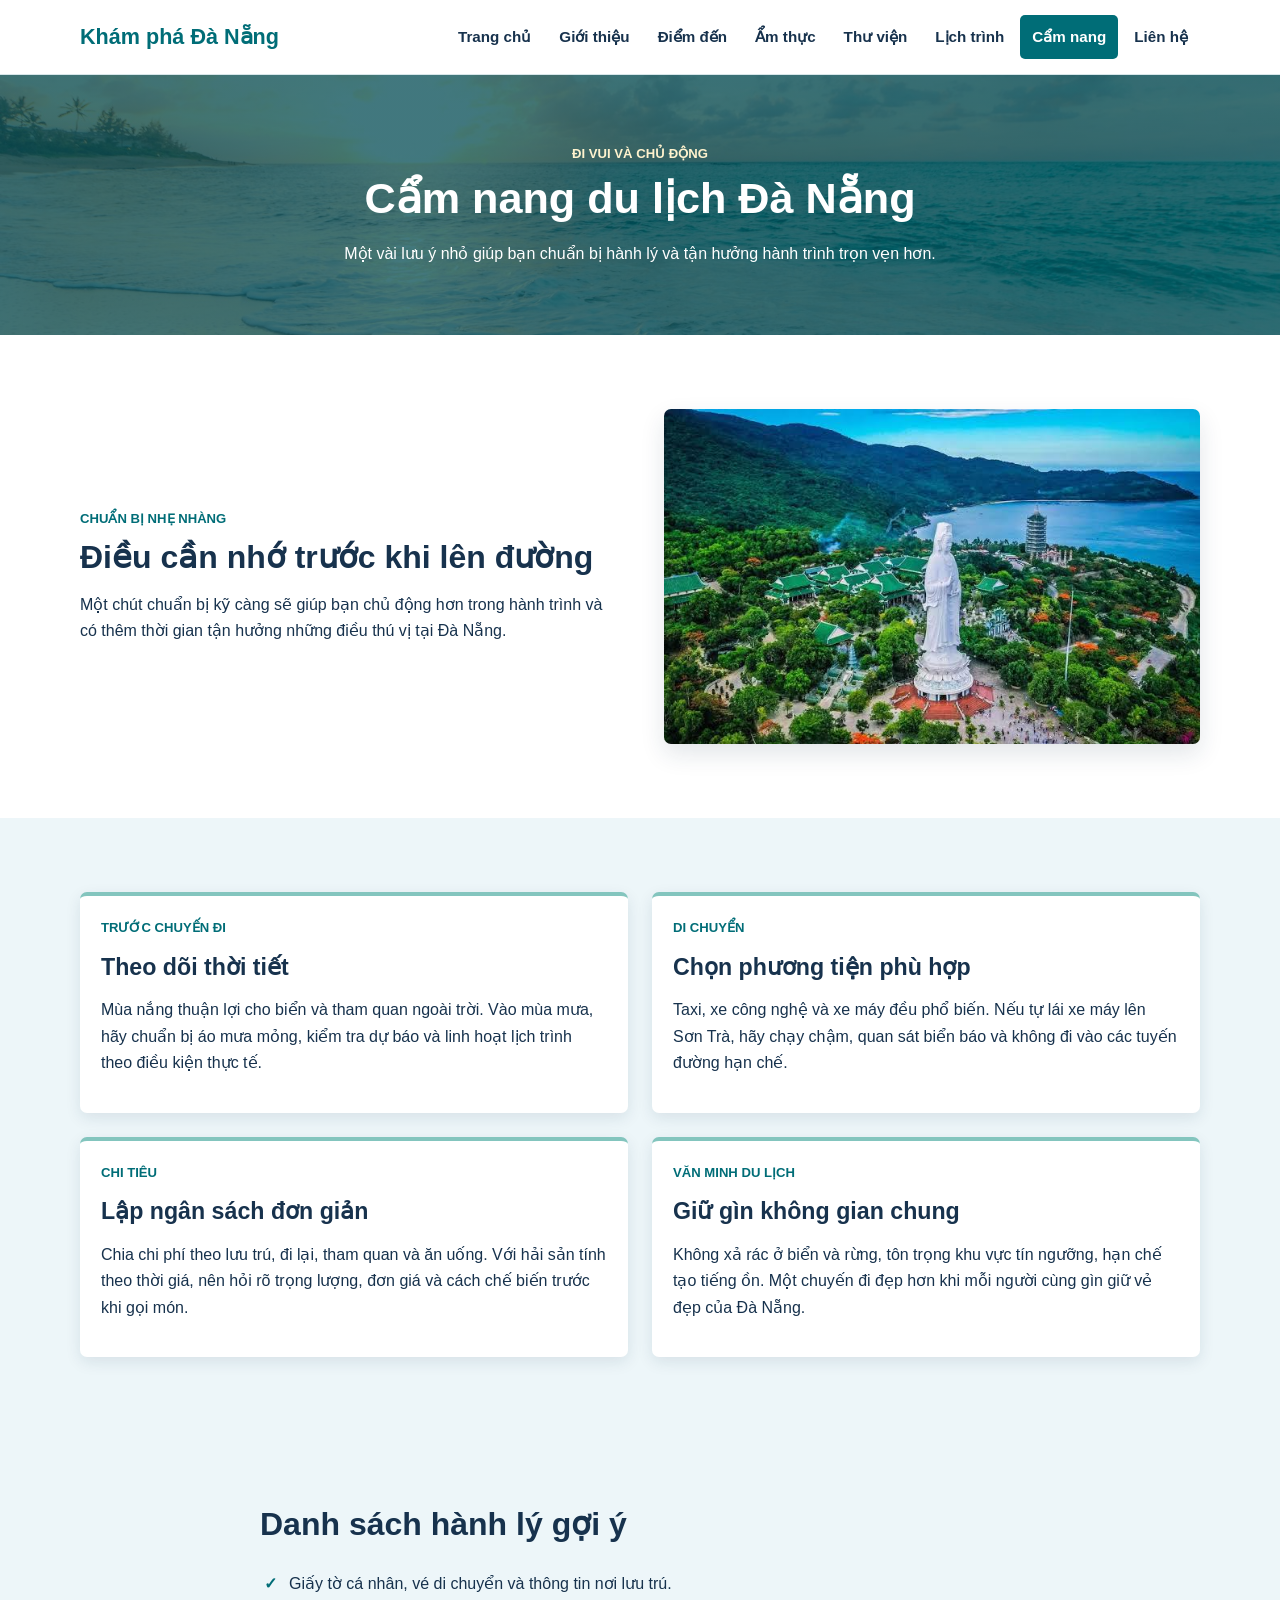
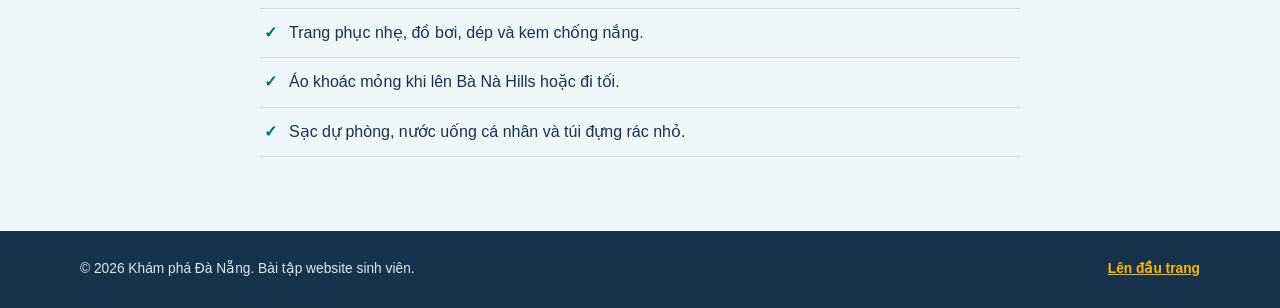
<file: tips.html>
<!DOCTYPE html>
<html lang="vi">
<head>
    <meta charset="UTF-8">
    <meta name="viewport" content="width=device-width, initial-scale=1.0">
    <meta name="description" content="Cẩm nang chuẩn bị cho chuyến du lịch Đà Nẵng.">
    <title>Cẩm nang du lịch | Khám phá Đà Nẵng</title>
    <link rel="stylesheet" href="css/style.css">
</head>
<body id="top">
    <header class="site-header"><div class="container header-inner"><a class="logo" href="index.html">Khám phá Đà Nẵng</a><nav aria-label="Điều hướng chính"><ul class="main-nav"><li><a href="index.html">Trang chủ</a></li><li><a href="about.html">Giới thiệu</a></li><li><a href="destinations.html">Điểm đến</a></li><li><a href="food.html">Ẩm thực</a></li><li><a href="gallery.html">Thư viện</a></li><li><a href="itinerary.html">Lịch trình</a></li><li><a class="active" href="tips.html" aria-current="page">Cẩm nang</a></li><li><a href="contact.html">Liên hệ</a></li></ul></nav></div></header>
    <main>
        <section class="page-title"><div class="container"><p class="eyebrow">Đi vui và chủ động</p><h1>Cẩm nang du lịch Đà Nẵng</h1><p>Một vài lưu ý nhỏ giúp bạn chuẩn bị hành lý và tận hưởng hành trình trọn vẹn hơn.</p></div></section>
        <section class="section"><div class="container tips-intro">
            <div><p class="eyebrow">Chuẩn bị nhẹ nhàng</p><h2>Điều cần nhớ trước khi lên đường</h2><p>Một chút chuẩn bị kỹ càng sẽ giúp bạn chủ động hơn trong hành trình và có thêm thời gian tận hưởng những điều thú vị tại Đà Nẵng.</p></div>
            <img src="images/son-tra.jpg" alt="Thiên nhiên xanh mát tại bán đảo Sơn Trà Đà Nẵng">
        </div></section>
        <section class="section section-tint"><div class="container"><div class="card-grid guide-grid">
            <article class="card info-card"><div class="card-body"><p class="eyebrow">Trước chuyến đi</p><h2>Theo dõi thời tiết</h2><p>Mùa nắng thuận lợi cho biển và tham quan ngoài trời. Vào mùa mưa, hãy chuẩn bị áo mưa mỏng, kiểm tra dự báo và linh hoạt lịch trình theo điều kiện thực tế.</p></div></article>
            <article class="card info-card"><div class="card-body"><p class="eyebrow">Di chuyển</p><h2>Chọn phương tiện phù hợp</h2><p>Taxi, xe công nghệ và xe máy đều phổ biến. Nếu tự lái xe máy lên Sơn Trà, hãy chạy chậm, quan sát biển báo và không đi vào các tuyến đường hạn chế.</p></div></article>
            <article class="card info-card"><div class="card-body"><p class="eyebrow">Chi tiêu</p><h2>Lập ngân sách đơn giản</h2><p>Chia chi phí theo lưu trú, đi lại, tham quan và ăn uống. Với hải sản tính theo thời giá, nên hỏi rõ trọng lượng, đơn giá và cách chế biến trước khi gọi món.</p></div></article>
            <article class="card info-card"><div class="card-body"><p class="eyebrow">Văn minh du lịch</p><h2>Giữ gìn không gian chung</h2><p>Không xả rác ở biển và rừng, tôn trọng khu vực tín ngưỡng, hạn chế tạo tiếng ồn. Một chuyến đi đẹp hơn khi mỗi người cùng gìn giữ vẻ đẹp của Đà Nẵng.</p></div></article>
        </div></div></section>
        <section class="section section-tint"><div class="container narrow"><h2>Danh sách hành lý gợi ý</h2><ul class="check-list"><li>Giấy tờ cá nhân, vé di chuyển và thông tin nơi lưu trú.</li><li>Trang phục nhẹ, đồ bơi, dép và kem chống nắng.</li><li>Áo khoác mỏng khi lên Bà Nà Hills hoặc đi tối.</li><li>Sạc dự phòng, nước uống cá nhân và túi đựng rác nhỏ.</li></ul></div></section>
    </main>
    <footer class="site-footer"><div class="container footer-inner"><p>&copy; 2026 Khám phá Đà Nẵng. Bài tập website sinh viên.</p><a href="#top">Lên đầu trang</a></div></footer>
</body>
</html>
</file>
<file: css/style.css>
/* Thiết lập nền tảng và màu sắc dùng chung cho toàn bộ website */
:root { --teal: #006d77; --mint: #83c5be; --cream: #edf6f9; --orange: #ffb703; --ink: #17324d; --white: #ffffff; --shadow: 0 10px 24px rgba(23, 50, 77, 0.12); }
* { box-sizing: border-box; margin: 0; }
html { scroll-behavior: smooth; }
body { background: var(--white); color: var(--ink); font-family: Arial, Helvetica, sans-serif; line-height: 1.65; overflow-x: hidden; }
img { display: block; width: 100%; max-width: 100%; object-fit: cover; }
a { color: inherit; }
.container { width: min(1120px, calc(100% - 40px)); margin: 0 auto; }
.site-header { background: var(--white); border-bottom: 1px solid #d7e6e9; position: sticky; top: 0; z-index: 10; }
.header-inner { min-height: 74px; display: flex; align-items: center; justify-content: space-between; gap: 24px; }
.logo { color: var(--teal); font-size: 1.35rem; font-weight: 800; text-decoration: none; white-space: nowrap; }
.main-nav { display: flex; list-style: none; padding: 0; gap: 4px; }
.main-nav a { border-radius: 5px; color: var(--ink); display: block; font-size: 0.95rem; font-weight: 700; padding: 9px 12px; text-decoration: none; transition: background-color .2s ease, color .2s ease; }
.main-nav a:hover, .main-nav a.active { background: var(--teal); color: var(--white); }
.hero { background: linear-gradient(rgba(0, 64, 75, .56), rgba(0, 64, 75, .56)), url("../images/banner.jpg") center/cover no-repeat; color: var(--white); min-height: 520px; display: grid; place-items: center; }
.hero-content { max-width: 760px; padding: 80px 0; text-align: center; }
h1, h2, h3 { color: var(--ink); line-height: 1.2; margin-bottom: 16px; }
h1 { font-size: 2.7rem; } h2 { font-size: 2rem; } h3 { font-size: 1.3rem; }
.hero h1 { color: var(--white); font-size: 3.35rem; }
.hero p:not(.eyebrow) { font-size: 1.15rem; margin: 0 auto 28px; max-width: 660px; }
.eyebrow { color: var(--teal); font-size: .82rem; font-weight: 800; letter-spacing: 0; margin-bottom: 8px; text-transform: uppercase; }
.hero .eyebrow, .food-invite .eyebrow { color: #fff3ce; }
.button { background: var(--orange); border: 2px solid var(--orange); border-radius: 5px; color: var(--ink); cursor: pointer; display: inline-block; font: inherit; font-weight: 800; padding: 11px 21px; text-decoration: none; transition: transform .2s ease, background-color .2s ease, box-shadow .2s ease; }
.button:hover { background: #ffd166; box-shadow: 0 6px 16px rgba(0, 0, 0, .16); transform: translateY(-2px); }
.button-light { background: var(--white); border-color: var(--white); }
.section { padding: 74px 0; } .section-tint { background: var(--cream); }
.intro-grid, .article-layout, .two-column, .contact-grid { align-items: center; display: grid; gap: 48px; grid-template-columns: repeat(2, minmax(0, 1fr)); }
.intro-grid img, .feature-image { aspect-ratio: 4 / 3; border-radius: 7px; box-shadow: var(--shadow); }
.section-heading { margin-bottom: 32px; max-width: 660px; }
.section-heading p:last-child, .lead { max-width: 720px; }
.card-grid { display: grid; gap: 24px; grid-template-columns: repeat(3, minmax(0, 1fr)); }
.destination-grid { grid-template-columns: repeat(2, minmax(0, 1fr)); }
.card { background: var(--white); border-radius: 7px; box-shadow: 0 5px 15px rgba(23, 50, 77, .1); overflow: hidden; transition: transform .2s ease, box-shadow .2s ease; }
.card:hover { box-shadow: var(--shadow); transform: translateY(-4px); }
.card > img { aspect-ratio: 16 / 10; }
.card-body { padding: 21px; }.card-body p { margin-bottom: 15px; }
.text-link { color: var(--teal); font-weight: 800; text-decoration: none; }.text-link:hover { text-decoration: underline; }
.food-invite { background: var(--teal); color: var(--white); }.food-invite h2 { color: var(--white); }
.invite-inner { align-items: center; display: flex; gap: 32px; justify-content: space-between; }.invite-inner p:not(.eyebrow) { max-width: 670px; }
.page-title { background: linear-gradient(rgba(0, 75, 84, .72), rgba(0, 75, 84, .72)), url("../images/banner.jpg") center/cover no-repeat; color: var(--white); padding: 68px 0; text-align: center; }.page-title h1 { color: var(--white); }.page-title .eyebrow { color: #fff3ce; }.page-title p:last-child { margin: auto; max-width: 650px; }
.article-content p { margin-bottom: 18px; }.article-content p:last-child { margin-bottom: 0; }
.check-list { list-style: none; padding: 0; }.check-list li { border-bottom: 1px solid #c9dfe3; padding: 11px 0 11px 29px; position: relative; }.check-list li::before { color: var(--teal); content: "✓"; font-weight: 800; left: 4px; position: absolute; }
.highlight-box, .contact-info { background: var(--white); border-left: 5px solid var(--orange); border-radius: 5px; box-shadow: var(--shadow); padding: 28px; }.highlight-box h3 { color: var(--teal); }
.tip { background: #f4fafb; border-left: 3px solid var(--mint); color: #385269; font-size: .92rem; padding: 10px; }.lead { font-size: 1.06rem; margin-bottom: 30px; }
.narrow { max-width: 760px; }.contact-info address { font-style: normal; margin-top: 25px; }.contact-info address p { margin: 13px 0; }.contact-info a { color: var(--teal); font-weight: 700; }
.contact-form { background: var(--cream); border-radius: 7px; padding: 30px; }.contact-form label { display: block; font-weight: 700; margin: 15px 0 6px; }.contact-form input, .contact-form textarea { background: var(--white); border: 1px solid #b8d3d7; border-radius: 4px; color: var(--ink); font: inherit; padding: 10px 12px; resize: vertical; width: 100%; }.contact-form input:focus, .contact-form textarea:focus { border-color: var(--teal); outline: 2px solid rgba(0, 109, 119, .15); }.contact-form .button { margin-top: 20px; }.form-note { color: #526a7d; font-size: .86rem; margin-top: 13px; }
.gallery-grid { display: grid; gap: 20px; grid-template-columns: repeat(3, minmax(0, 1fr)); }
.gallery-item { background: var(--white); border-radius: 7px; box-shadow: 0 5px 15px rgba(23, 50, 77, .1); overflow: hidden; }
.gallery-item img { aspect-ratio: 4 / 3; transition: transform .25s ease; }.gallery-item:hover img { transform: scale(1.04); }
.gallery-item figcaption { font-size: .92rem; padding: 13px 15px; }.gallery-wide { grid-column: span 2; }.gallery-wide img { aspect-ratio: 16 / 7; }
.itinerary-intro, .tips-intro { align-items: center; display: grid; gap: 48px; grid-template-columns: repeat(2, minmax(0, 1fr)); }.itinerary-intro img, .tips-intro img { aspect-ratio: 16 / 10; border-radius: 7px; box-shadow: var(--shadow); }
.timeline { display: grid; gap: 24px; max-width: 900px; }.timeline-item { align-items: start; background: var(--cream); border-radius: 7px; display: grid; gap: 24px; grid-template-columns: 120px minmax(0, 1fr); padding: 27px; }.timeline-item h2 { margin-bottom: 10px; }.timeline-item p { margin-bottom: 14px; }.day-label { background: var(--teal); border-radius: 5px; color: var(--white); font-weight: 800; padding: 8px 12px; text-align: center; }
.guide-grid { grid-template-columns: repeat(2, minmax(0, 1fr)); }.info-card { border-top: 4px solid var(--mint); }.info-card h2 { font-size: 1.45rem; }
.site-footer { background: var(--ink); color: #dbeaf0; padding: 27px 0; }.footer-inner { align-items: center; display: flex; flex-wrap: wrap; font-size: .86rem; gap: 10px 24px; justify-content: space-between; }.site-footer a { color: var(--orange); font-weight: 800; }
@media (max-width: 768px) { .container { width: min(100% - 28px, 1120px); }.header-inner { align-items: flex-start; flex-direction: column; gap: 8px; padding: 14px 0; }.main-nav { flex-wrap: wrap; gap: 2px; }.main-nav a { font-size: .85rem; padding: 7px 9px; }.hero { min-height: 440px; }.hero-content { padding: 60px 0; }.hero h1 { font-size: 2.35rem; } h1 { font-size: 2.15rem; } h2 { font-size: 1.65rem; }.section { padding: 52px 0; }.intro-grid, .article-layout, .two-column, .contact-grid, .card-grid, .destination-grid, .gallery-grid, .guide-grid, .itinerary-intro, .tips-intro { gap: 24px; grid-template-columns: 1fr; }.intro-grid img { grid-row: 1; }.gallery-wide { grid-column: span 1; }.gallery-wide img { aspect-ratio: 4 / 3; }.timeline-item { gap: 15px; grid-template-columns: 1fr; padding: 22px; }.day-label { justify-self: start; }.invite-inner { align-items: flex-start; flex-direction: column; }.page-title { padding: 48px 0; }.contact-form { padding: 22px; }.footer-inner { align-items: flex-start; flex-direction: column; } }
</file>
